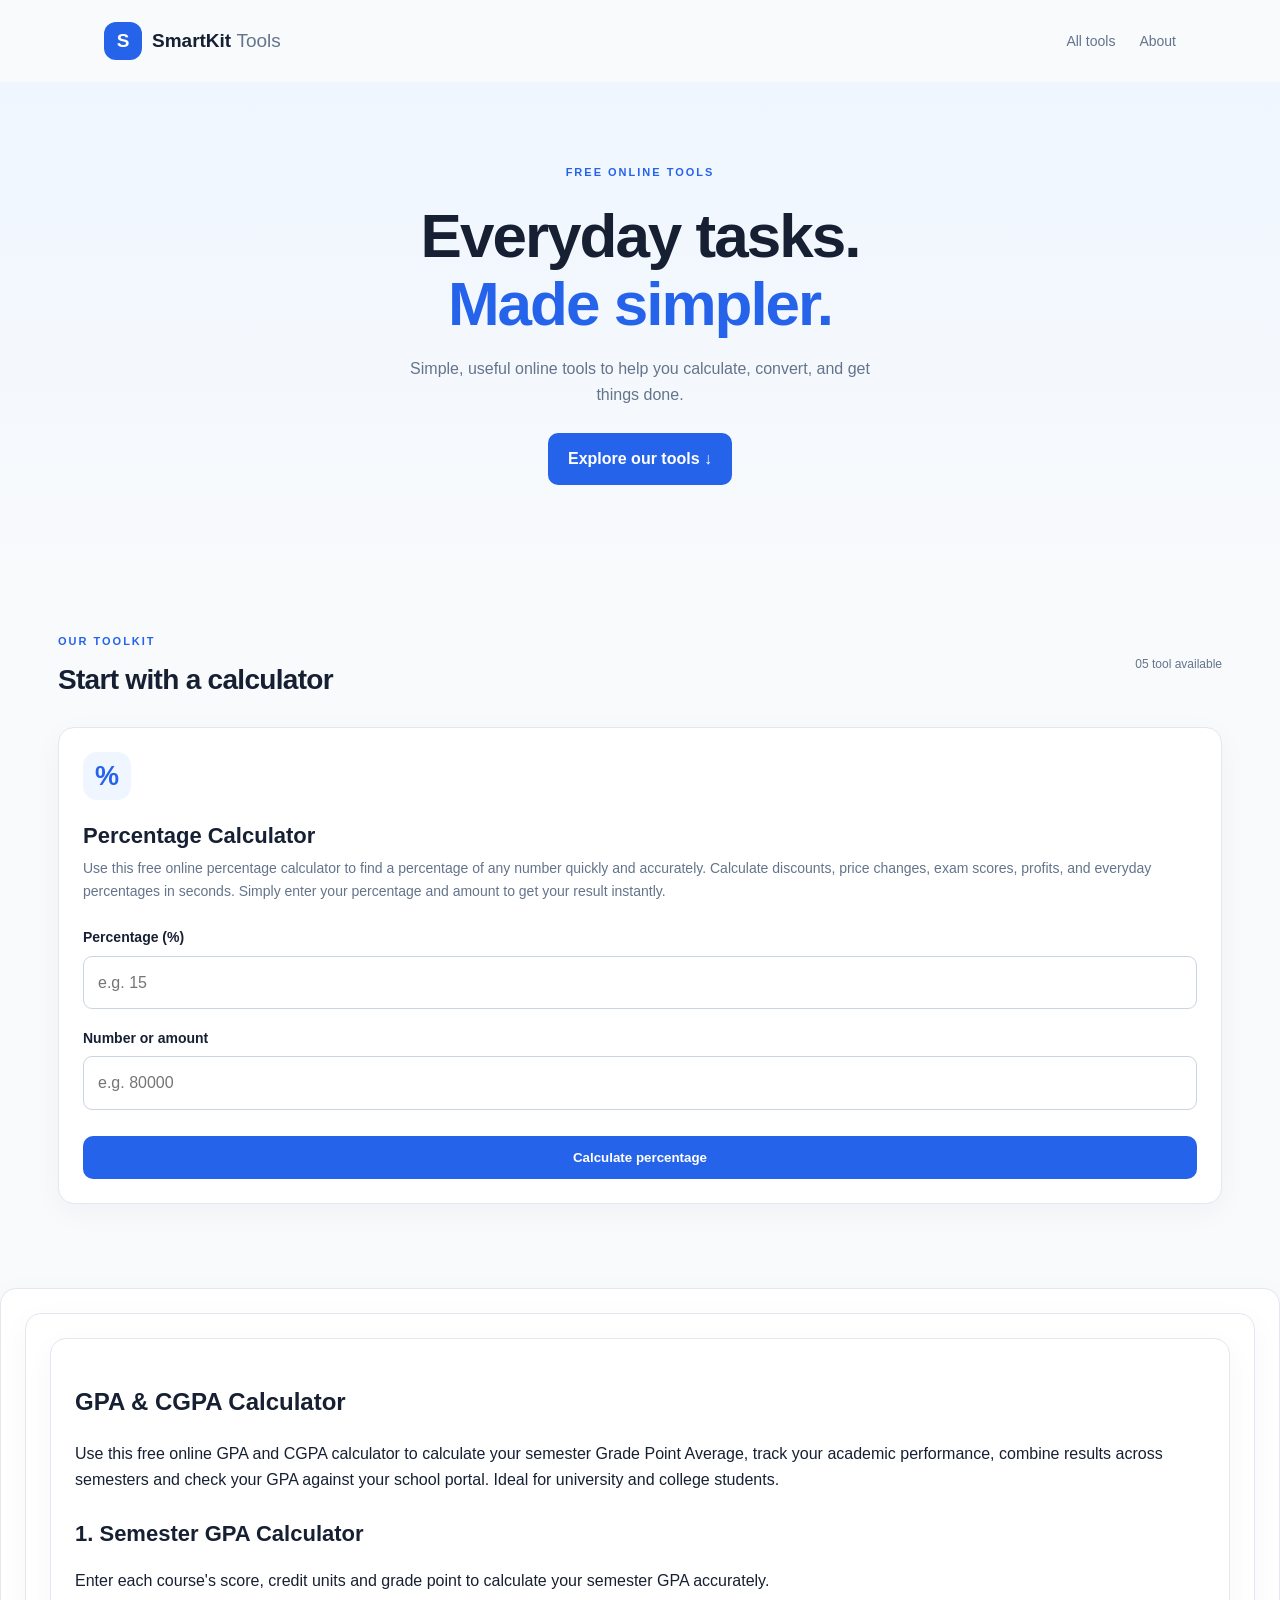
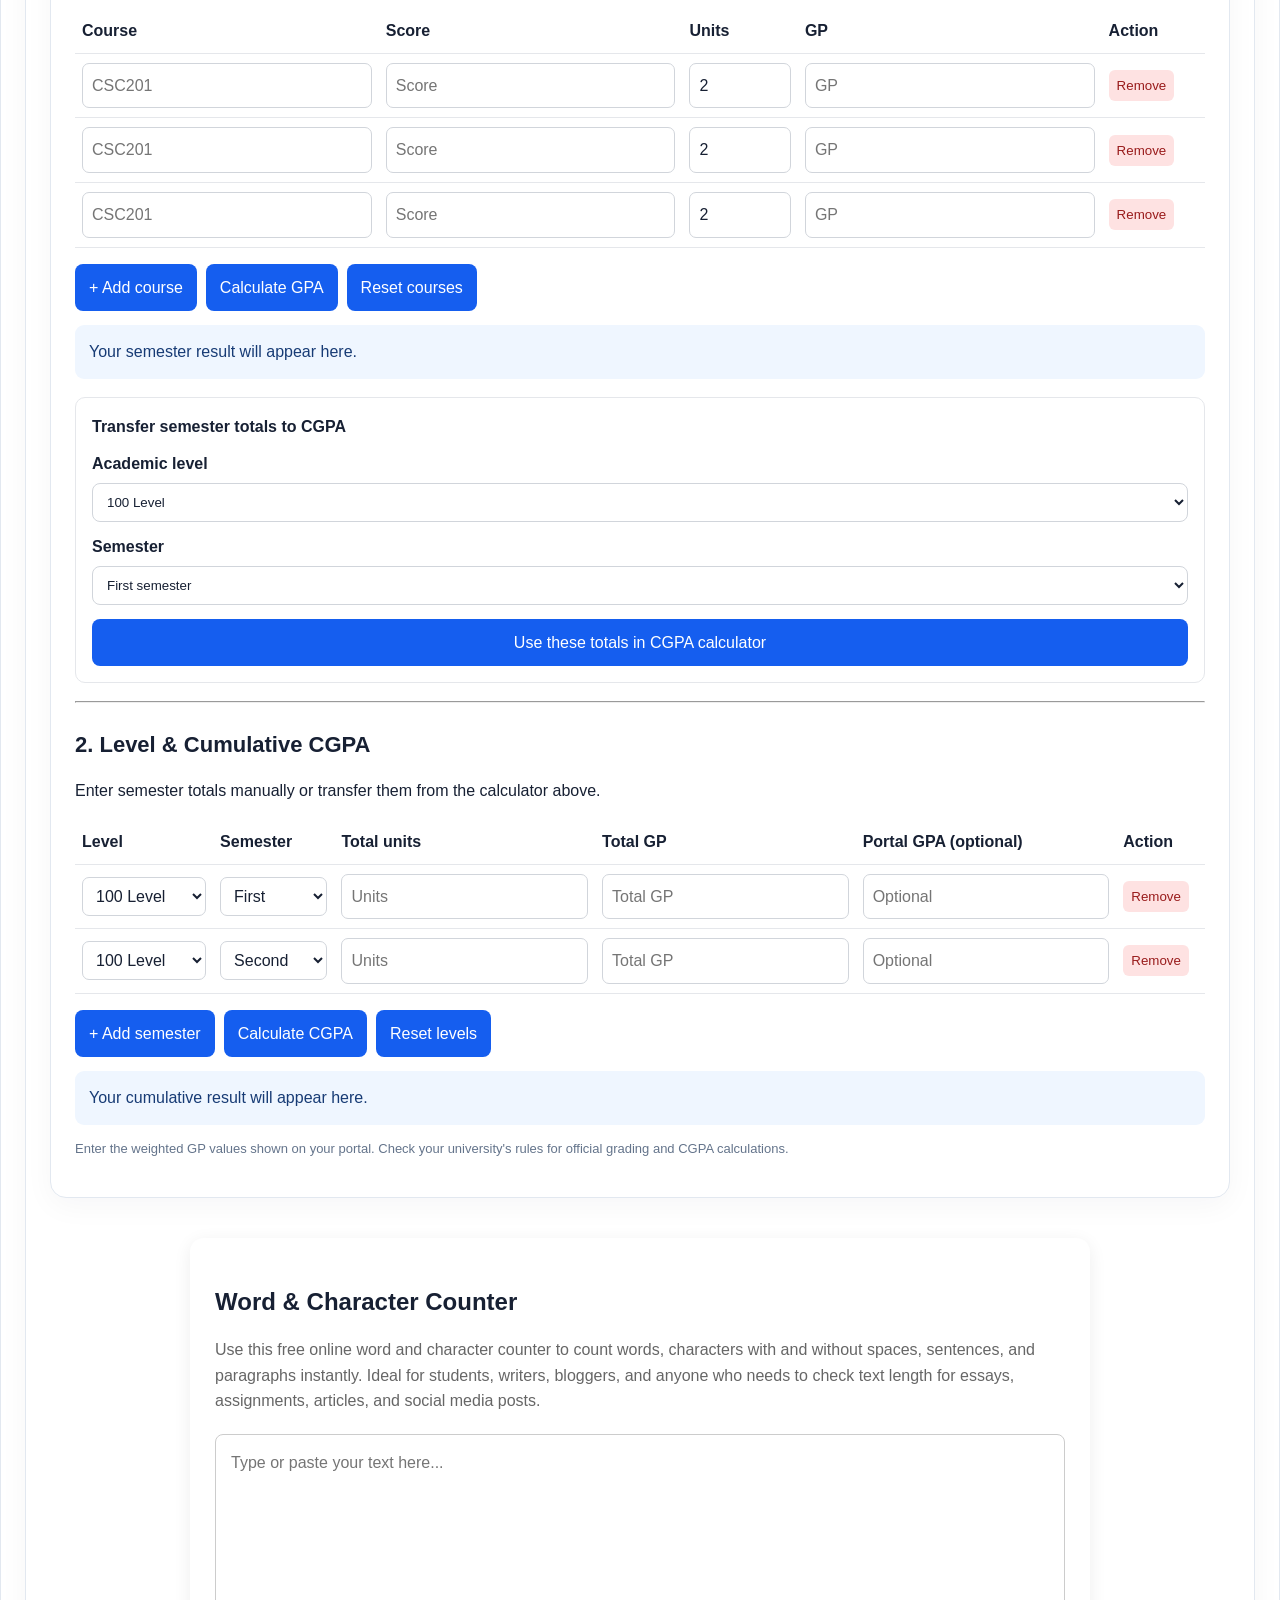
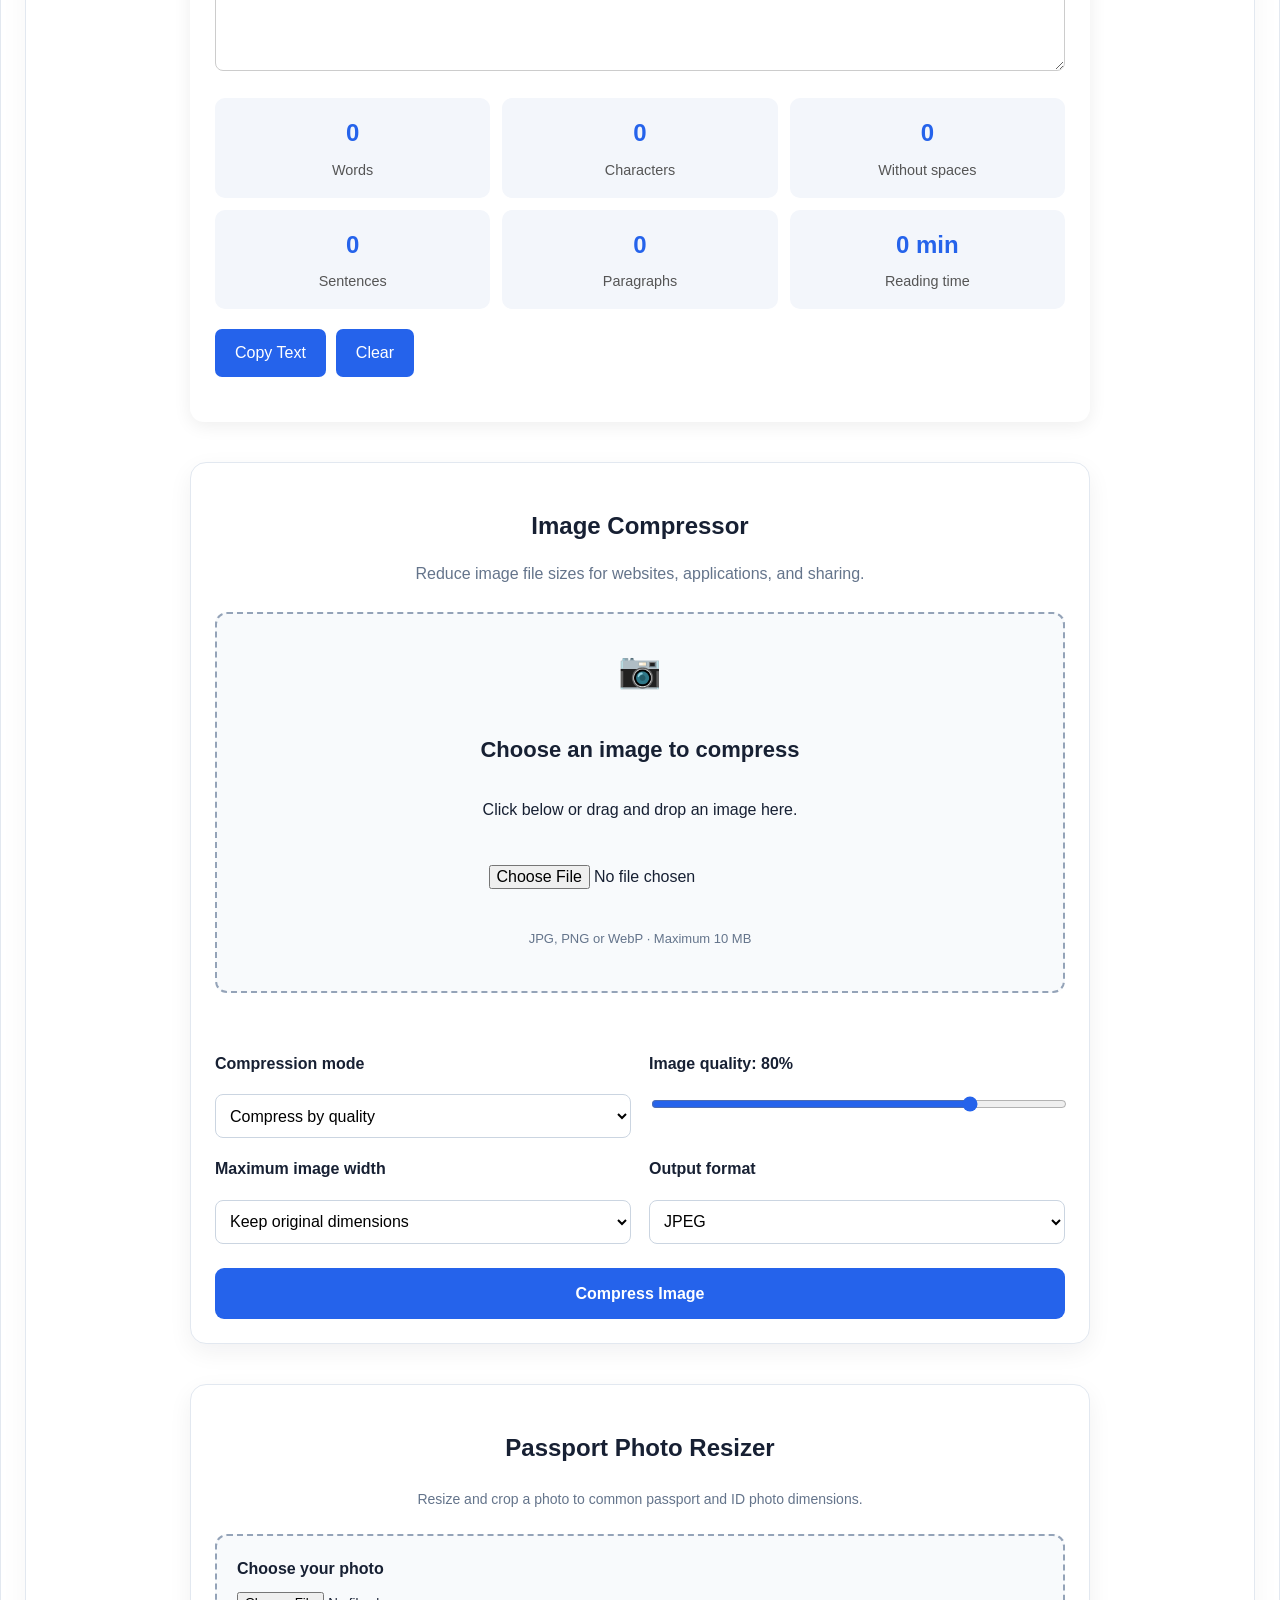
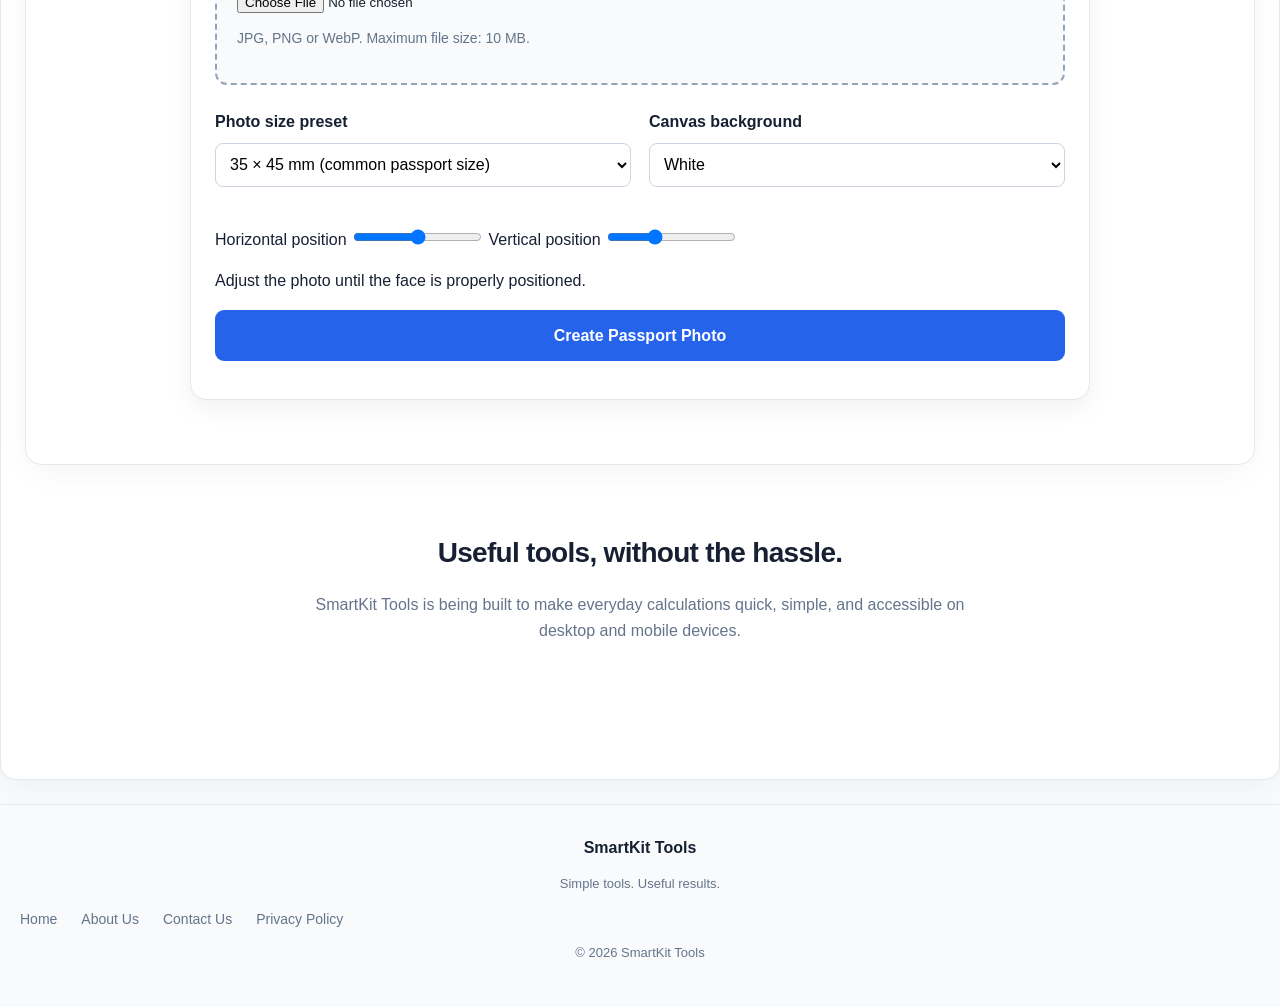
<file: index.html>
<!DOCTYPE html>

<html lang="en">

<head>

  <meta charset="UTF-8">

  <meta name="viewport" content="width=device-width, initial-scale=1.0">
  <meta name="google-adsense-account" content="ca-pub-8151266930333492">



  <title>SmartKit Tools - Free Online Calculators & Image Tools</title>

<meta name="description" content="Use free online tools from SmartKit Tools, including a GPA and CGPA calculator, percentage calculator, word counter, image compressor, and passport photo resizer.">
<meta name="google-site-verification" content="QT_mMy1HmHp5dIPPXbp9_oHq74lhtWG_S5eoioUg7B4" />

<meta name="robots" content="index, follow">

<meta name="theme-color" content="#2563eb">

  <link rel="stylesheet" href="style.css">

  <script src="script.js" defer></script>

</head>

<body>

  <header class="site-header">

    <a class="brand" href="index.html" aria-label="SmartKit Tools home">

      <span class="brand-icon">S</span>

      <span>SmartKit <span class="brand-light">Tools</span></span>

    </a>

    <nav aria-label="Main navigation">

      <a href="#tools">All tools</a>

      <a href="#about">About</a>

    </nav>

  </header>

  <main>

    <section class="hero">

      <span class="eyebrow">FREE ONLINE TOOLS</span>

      <h1>Everyday tasks.<br><span>Made simpler.</span></h1>

      <p>

        Simple, useful online tools to help you calculate,

        convert, and get things done.

      </p>

      <a class="primary-button" href="#tools">Explore our tools ↓</a>

    </section>

    <section class="tools-section" id="tools">

      <div class="section-heading">

        <div>

          <span class="eyebrow">OUR TOOLKIT</span>

          <h2>Start with a calculator</h2>

        </div>

        <span class="tool-count">05 tool available</span>

      </div>

      <div class="tool-card">

        <div class="tool-icon" aria-hidden="true">%</div>

        <h3>Percentage Calculator</h3>

        <p class="tool-description">

  Use this free online percentage calculator to find a percentage

  of any number quickly and accurately. Calculate discounts,

  price changes, exam scores, profits, and everyday percentages

  in seconds. Simply enter your percentage and amount to get

  your result instantly.

</p>

        <form id="percentage-form">

          <div class="field">

            <label for="percentage">Percentage (%)</label>

            <input

              id="percentage"

              type="number"

              min="0"

              max="1000000"

              step="any"

              placeholder="e.g. 15"

              required

            >

          </div>

          <div class="field">

            <label for="amount">Number or amount</label>

            <input

              id="amount"

              type="number"

              min="-1000000000000"

              max="1000000000000"

              step="any"

              placeholder="e.g. 80000"

              required

            >

          </div>

          <button class="calculate-button" type="submit">

            Calculate percentage

          </button>

        </form>

        <div

          id="result"

          class="result"

          role="status"

          aria-live="polite"

          hidden

        >

          <span class="result-label">Your result</span>

          <output id="result-value"></output>

          <button id="copy-result" class="copy-button" type="button">

            Copy result

          </button>

        </div>

      </div>

    </section>
    <section class="tool-card cgpa-tool" id="cgpa-calculator">

  <section class="tool-card cgpa-tool" id="cgpa-calculator">

<section class="tool-card cgpa-tool" id="cgpa-calculator">

  <h2>GPA & CGPA Calculator</h2>

  <p>

  Use this free online GPA and CGPA calculator to calculate your

  semester Grade Point Average, track your academic performance,

  combine results across semesters and check your GPA against

  your school portal. Ideal for university and college students.

</p>
  <h3>1. Semester GPA Calculator</h3>

  <p>

  Enter each course's score, credit units and grade point to

  calculate your semester GPA accurately.

</p>

  <div class="cgpa-table-wrap">

    <table class="cgpa-table">

      <thead>

        <tr>

          <th>Course</th>

          <th>Score</th>

          <th>Units</th>

          <th>GP</th>

          <th>Action</th>

        </tr>

      </thead>

      <tbody id="semester-courses"></tbody>

    </table>

  </div>

  <div class="cgpa-actions">

    <button type="button" id="add-course">+ Add course</button>

    <button type="button" id="calculate-semester">Calculate GPA</button>

    <button type="button" id="reset-semester">Reset courses</button>

  </div>

  <div class="cgpa-result" id="semester-result" aria-live="polite">

    Your semester result will appear here.

  </div>

  <div class="cgpa-transfer">

    <h4>Transfer semester totals to CGPA</h4>

    <label for="transfer-level">Academic level</label>

    <select id="transfer-level">

      <option value="100">100 Level</option>

      <option value="200">200 Level</option>

      <option value="300">300 Level</option>

      <option value="400">400 Level</option>

      <option value="500">500 Level</option>

      <option value="600">600 Level</option>

      <option value="700">700 Level</option>

    </select>

    <label for="transfer-semester">Semester</label>

    <select id="transfer-semester">

      <option value="1">First semester</option>

      <option value="2">Second semester</option>

    </select>

    <button type="button" id="transfer-totals">

      Use these totals in CGPA calculator

    </button>

  </div>

  <hr>

  <h3>2. Level & Cumulative CGPA</h3>

  <p>Enter semester totals manually or transfer them from the calculator above.</p>

  <div class="cgpa-table-wrap">

    <table class="cgpa-table">

      <thead>

        <tr>

          <th>Level</th>

          <th>Semester</th>

          <th>Total units</th>

          <th>Total GP</th>

          <th>Portal GPA (optional)</th>

          <th>Action</th>

        </tr>

      </thead>

      <tbody id="cgpa-semesters"></tbody>

    </table>

  </div>

  <div class="cgpa-actions">

    <button type="button" id="cgpa-add-semester">+ Add semester</button>

    <button type="button" id="cgpa-calculate">Calculate CGPA</button>

    <button type="button" id="cgpa-reset">Reset levels</button>

  </div>

  <div class="cgpa-result" id="cgpa-result" aria-live="polite">

    Your cumulative result will appear here.

  </div>

  <div id="cgpa-level-results"></div>

  <p class="cgpa-note">

    Enter the weighted GP values shown on your portal. Check your university's rules

    for official grading and CGPA calculations.

  </p>

</section>
<!-- Word & Character Counter -->

<section class="tool-section word-counter" id="word-counter">

  <h2>Word & Character Counter</h2>

  <p>

  Use this free online word and character counter to count words,

  characters with and without spaces, sentences, and paragraphs

  instantly. Ideal for students, writers, bloggers, and anyone

  who needs to check text length for essays, assignments,

  articles, and social media posts.

</p>

  <textarea

    id="word-input"

    placeholder="Type or paste your text here..."

    rows="8"

    aria-label="Enter text to count"

  ></textarea>

  <div class="word-stats">

    <div class="word-stat">

      <span id="word-count">0</span>

      <p>Words</p>

    </div>

    <div class="word-stat">

      <span id="character-count">0</span>

      <p>Characters</p>

    </div>

    <div class="word-stat">

      <span id="character-no-spaces">0</span>

      <p>Without spaces</p>

    </div>

    <div class="word-stat">

      <span id="sentence-count">0</span>

      <p>Sentences</p>

    </div>

    <div class="word-stat">

      <span id="paragraph-count">0</span>

      <p>Paragraphs</p>

    </div>

    <div class="word-stat">

      <span id="reading-time">0 min</span>

      <p>Reading time</p>

    </div>

  </div>

  <div class="word-actions">

    <button type="button" id="copy-text">Copy Text</button>

    <button type="button" id="clear-text">Clear</button>

  </div>

  <p id="word-message" role="status" aria-live="polite"></p>

</section>
<section id="image-compressor" class="image-compressor">

    <div class="compressor-heading">

        <h2>Image Compressor</h2>

        <p>Reduce image file sizes for websites, applications, and sharing.</p>

    </div>

    <div id="image-drop-area" class="image-upload">

        <div class="upload-icon">📷</div>

        <h3>Choose an image to compress</h3>

        <p>Click below or drag and drop an image here.</p>

        <input

            type="file"

            id="image-file"

            accept="image/jpeg,image/png,image/webp"

        />

        <p class="upload-limit">JPG, PNG or WebP · Maximum 10 MB</p>

    </div>

    <p id="image-message" class="image-message" role="status" aria-live="polite"></p>

    <div class="compressor-settings">

        <div class="compressor-field">

            <label for="compression-mode">Compression mode</label>

            <select id="compression-mode">

                <option value="quality">Compress by quality</option>

                <option value="target">Compress to target size</option>

            </select>

        </div>

        <div id="target-size-options" class="compressor-field" hidden>

            <label for="target-size-value">Target maximum size</label>

            <select id="target-size-value">

                <option value="20">20 KB</option>

                <option value="50">50 KB</option>

                <option value="100" selected>100 KB</option>

                <option value="200">200 KB</option>

                <option value="500">500 KB</option>

                <option value="custom">Custom size</option>

            </select>

            <div id="custom-size-container" hidden>

                <label for="custom-target-kb">Custom size in KB</label>

                <input

                    type="number"

                    id="custom-target-kb"

                    min="5"

                    max="10000"

                    value="100"

                />

            </div>

            <p class="field-note">

                The compressor will try to meet your target.

                Very small targets may not be possible without reducing image dimensions.

            </p>

        </div>

        <div class="compressor-field">

            <label for="image-quality">

                Image quality: <span id="quality-value">80%</span>

            </label>

            <input

                type="range"

                id="image-quality"

                min="10"

                max="100"

                value="80"

            />

        </div>

        <div class="compressor-field">

            <label for="image-width">Maximum image width</label>

            <select id="image-width">

                <option value="original">Keep original dimensions</option>

                <option value="1920">1920 pixels</option>

                <option value="1280">1280 pixels</option>

                <option value="800">800 pixels</option>

                <option value="640">640 pixels</option>

            </select>

        </div>

        <div class="compressor-field">

            <label for="image-format">Output format</label>

            <select id="image-format">

                <option value="image/jpeg">JPEG</option>

                <option value="image/webp">WebP</option>

                <option value="image/png">PNG</option>

            </select>

        </div>

    </div>

    <button type="button" id="compress-image-btn" class="compress-button">

        Compress Image

    </button>

    <div id="image-results" class="image-results" hidden>

        <h3>Your compression results</h3>

        <div class="image-preview-grid">

            <div class="preview-card">

                <h4>Original image</h4>

                <img id="original-preview" alt="Original image preview" />

                <p id="original-details">—</p>

            </div>

            <div class="preview-card">

                <h4>Compressed image</h4>

                <img id="compressed-preview" alt="Compressed image preview" />

                <p id="compressed-details">—</p>

            </div>

        </div>

        <div class="compression-summary">

            <p>Original size: <strong id="original-size">—</strong></p>

            <p>New size: <strong id="compressed-size">—</strong></p>

            <p>Size change: <strong id="size-change">—</strong></p>

        </div>

        <a id="download-compressed" class="download-compressed" href="#" download>

            Download Compressed Image

        </a>

    </div>

</section>
<section id="passport-resizer" class="passport-tool">

    <div class="passport-heading">

        <h2>Passport Photo Resizer</h2>

        <p>Resize and crop a photo to common passport and ID photo dimensions.</p>

    </div>

    <div class="passport-upload">

        <label for="passport-file">Choose your photo</label>

        <input

            type="file"

            id="passport-file"

            accept="image/jpeg,image/png,image/webp"

        />

        <p class="passport-note">JPG, PNG or WebP. Maximum file size: 10 MB.</p>

    </div>

    <div class="passport-controls">

        <div>

            <label for="passport-preset">Photo size preset</label>

            <select id="passport-preset">

                <option value="35x45">35 × 45 mm (common passport size)</option>

                <option value="2x2">2 × 2 inches (US-style photo)</option>

                <option value="600x600">600 × 600 pixels (square photo)</option>

                <option value="custom">Custom dimensions</option>

            </select>

        </div>

        <div id="passport-custom-fields" hidden>

            <label for="passport-custom-width">Width in pixels</label>

            <input

                type="number"

                id="passport-custom-width"

                min="50"

                max="3000"

                value="413"

            />

            <label for="passport-custom-height">Height in pixels</label>

            <input

                type="number"

                id="passport-custom-height"

                min="50"

                max="3000"

                value="531"

            />

        </div>

        <div>

            <label for="passport-background">Canvas background</label>

            <select id="passport-background">

                <option value="white">White</option>

                <option value="lightgray">Light gray</option>

                <option value="keep">Keep photo background</option>

            </select>

        </div>

    </div>

    <button type="button" id="passport-preview-btn" class="passport-button">

        Create Passport Photo

    </button>

    <p id="passport-message" class="passport-message" role="status" aria-live="polite"></p>

    <div id="passport-results" class="passport-results" hidden>

        <h3>Your resized photo</h3>

        <canvas id="passport-canvas"></canvas>

        <p id="passport-dimensions"></p>

        <p class="passport-note">

            This tool crops from the center of your photo. Check the crop carefully

            and make sure your photo meets the requirements of the organisation

            you're applying to.

        </p>

        <button type="button" id="passport-download" class="passport-button">

            Download Passport Photo

        </button>

    </div>

</section>
</section>

    <section class="about-section" id="about">

      <h2>Useful tools, without the hassle.</h2>

      <p>

        SmartKit Tools is being built to make everyday calculations

        quick, simple, and accessible on desktop and mobile devices.

      </p>

    </section>

  </main>

 <footer class="site-footer">

  <a class="brand footer-brand" href="index.html">SmartKit Tools</a>

  <p>Simple tools. Useful results.</p>

  <nav class="footer-links">

    <a href="index.html">Home</a>

    <a href="about.html">About Us</a>

    <a href="contact.html">Contact Us</a>

    <a href="privacy.html">Privacy Policy</a>

  </nav>

  <p>© <span id="year"></span> SmartKit Tools</p>

</footer>

</body>

</html>
</file>
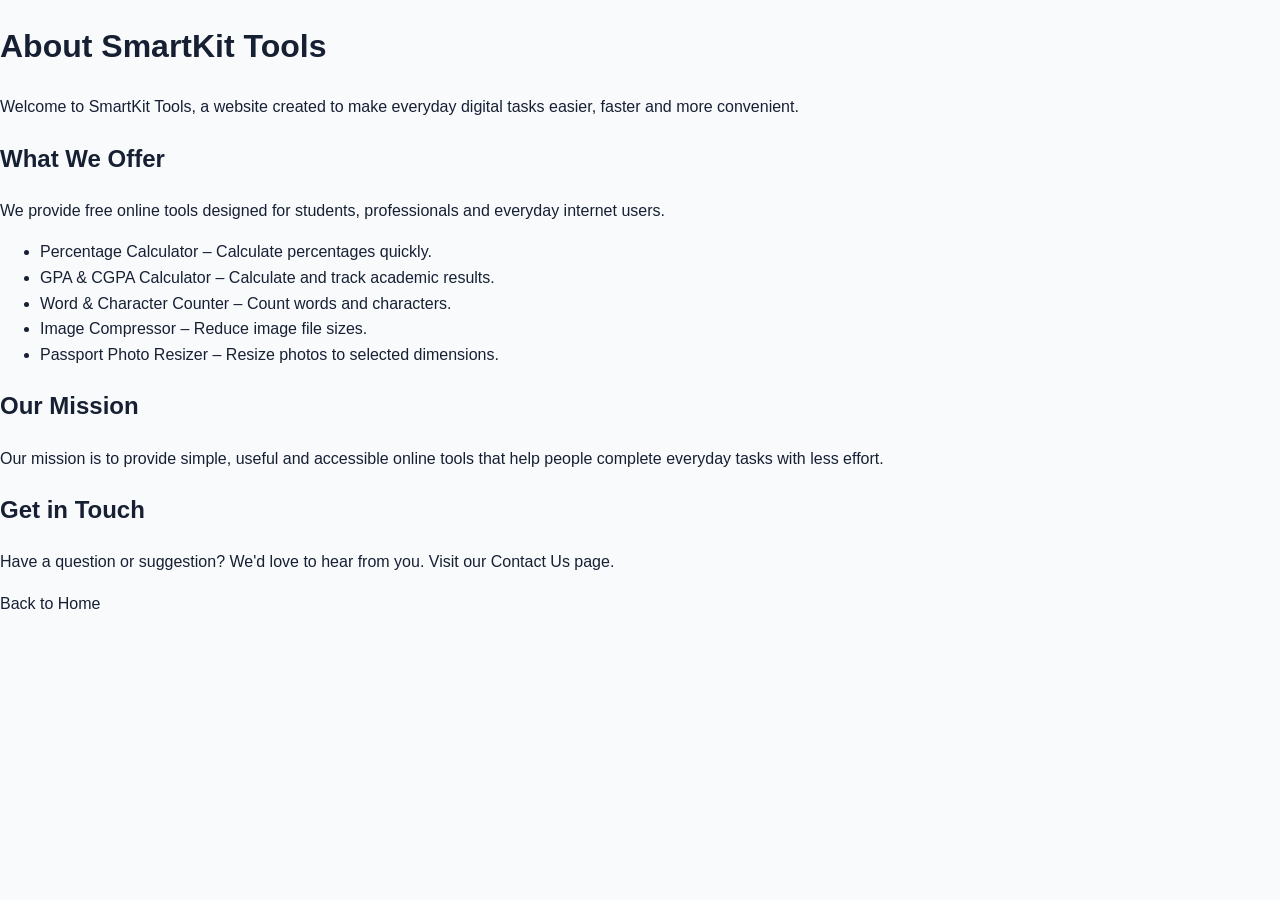
<file: about.html>
<!DOCTYPE html>

<html lang="en">

<head>

  <meta charset="UTF-8">

  <meta name="viewport" content="width=device-width, initial-scale=1.0">

  <title>About Us | SmartKit Tools</title>

  <meta name="description" content="Learn about SmartKit Tools, a collection of free online calculators and image utilities designed to make everyday tasks easier.">

  <link rel="stylesheet" href="style.css">

</head>

<body>

  <main>

    <h1>About SmartKit Tools</h1>

    <p>

      Welcome to SmartKit Tools, a website created to make

      everyday digital tasks easier, faster and more convenient.

    </p>

    <h2>What We Offer</h2>

    <p>

      We provide free online tools designed for students,

      professionals and everyday internet users.

    </p>

    <ul>

      <li>Percentage Calculator – Calculate percentages quickly.</li>

      <li>GPA & CGPA Calculator – Calculate and track academic results.</li>

      <li>Word & Character Counter – Count words and characters.</li>

      <li>Image Compressor – Reduce image file sizes.</li>

      <li>Passport Photo Resizer – Resize photos to selected dimensions.</li>

    </ul>

    <h2>Our Mission</h2>

    <p>

      Our mission is to provide simple, useful and accessible

      online tools that help people complete everyday tasks

      with less effort.

    </p>

    <h2>Get in Touch</h2>

    <p>

      Have a question or suggestion? We'd love to hear from you.

      Visit our <a href="contact.html">Contact Us</a> page.

    </p>

    <p><a href="index.html">Back to Home</a></p>

  </main>

</body>

</html>
</file>
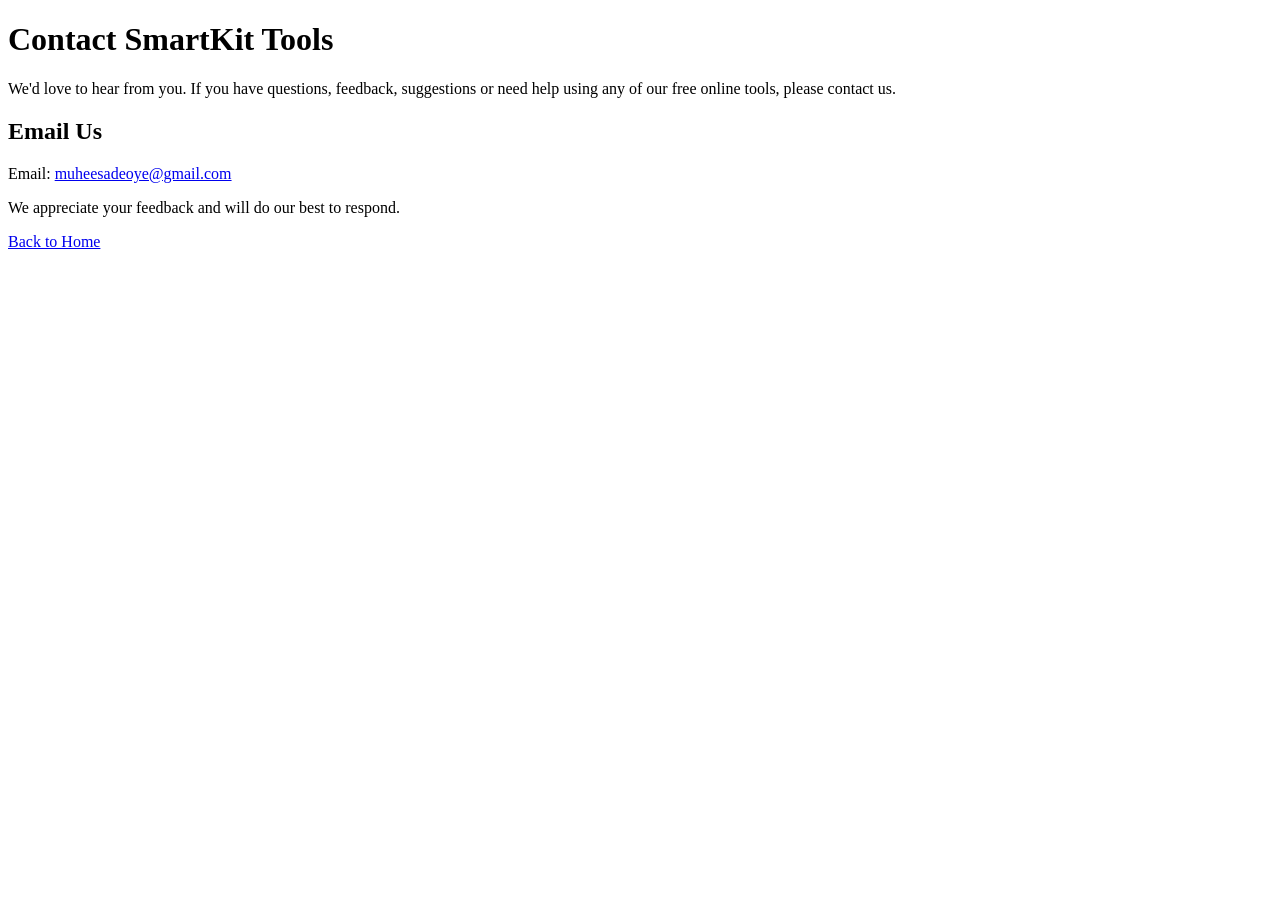
<file: contact.html>
<!DOCTYPE html>

<html lang="en">

<head>

  <meta charset="UTF-8">

  <meta name="viewport" content="width=device-width, initial-scale=1.0">

  <title>Contact Us | SmartKit Tools</title>

  <meta name="description" content="Contact SmartKit Tools for questions, feedback, suggestions or support.">

</head>

<body>

  <h1>Contact SmartKit Tools</h1>

  <p>

    We'd love to hear from you. If you have questions,

    feedback, suggestions or need help using any of our

    free online tools, please contact us.

  </p>

  <h2>Email Us</h2>

  <p>

    Email:

    <a href="mailto:muheesadeoye@gmail.com">

      muheesadeoye@gmail.com

    </a>

  </p>

  <p>We appreciate your feedback and will do our best to respond.</p>

  <p><a href="index.html">Back to Home</a></p>

</body>

</html>
</file>
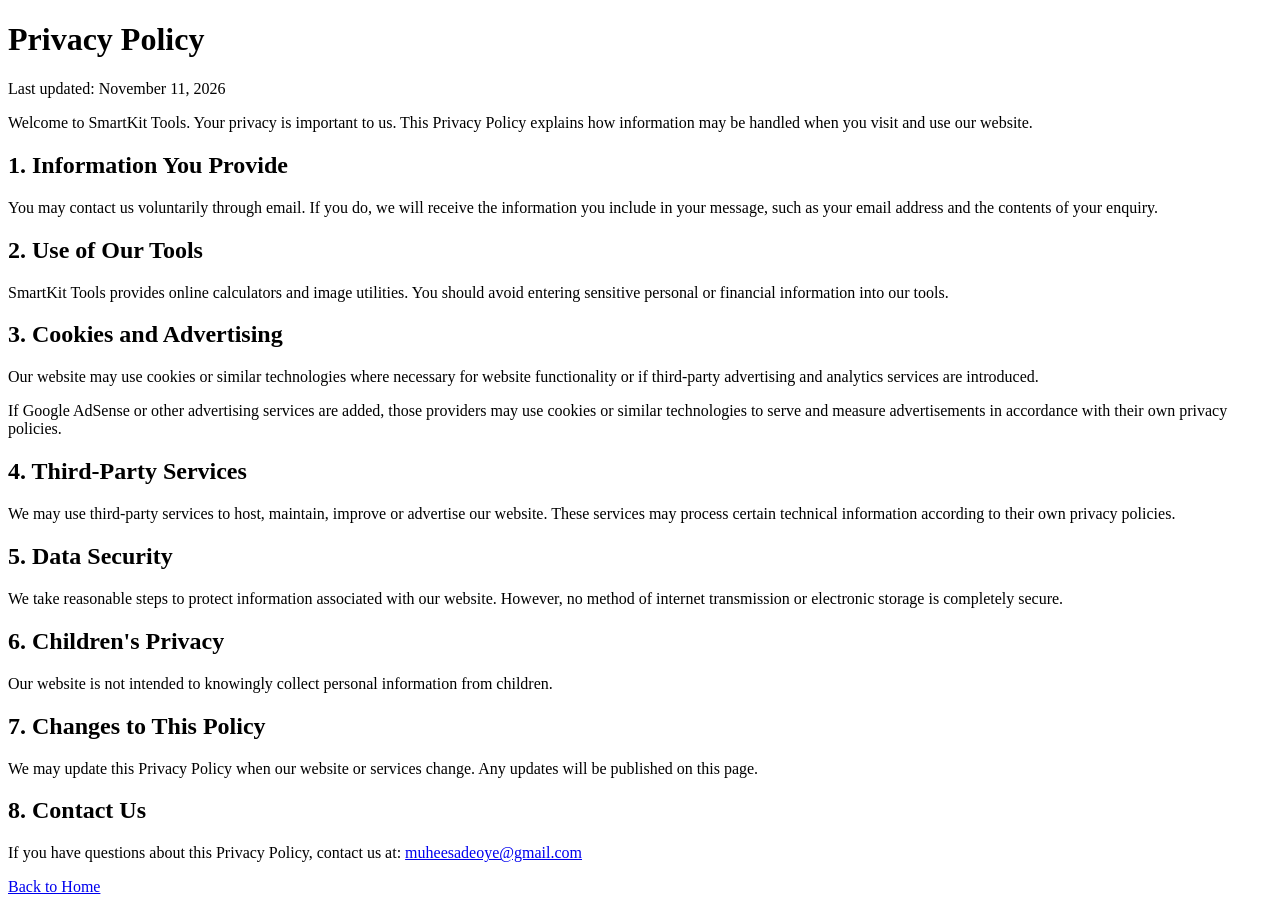
<file: privacy.html>
<!DOCTYPE html>

<html lang="en">

<head>

  <meta charset="UTF-8">

  <meta name="viewport" content="width=device-width, initial-scale=1.0">

  <title>Privacy Policy | SmartKit Tools</title>

  <meta name="description" content="Read the SmartKit Tools Privacy Policy to understand how visitor information, cookies and third-party services are handled.">

</head>

<body>

  <h1>Privacy Policy</h1>

  <p>Last updated: November 11, 2026</p>

  <p>

    Welcome to SmartKit Tools. Your privacy is important to us.

    This Privacy Policy explains how information may be handled

    when you visit and use our website.

  </p>

  <h2>1. Information You Provide</h2>

  <p>

    You may contact us voluntarily through email. If you do,

    we will receive the information you include in your message,

    such as your email address and the contents of your enquiry.

  </p>

  <h2>2. Use of Our Tools</h2>

  <p>

    SmartKit Tools provides online calculators and image utilities.

    You should avoid entering sensitive personal or financial

    information into our tools.

  </p>

  <h2>3. Cookies and Advertising</h2>

  <p>

    Our website may use cookies or similar technologies where

    necessary for website functionality or if third-party

    advertising and analytics services are introduced.

  </p>

  <p>

    If Google AdSense or other advertising services are added,

    those providers may use cookies or similar technologies

    to serve and measure advertisements in accordance with

    their own privacy policies.

  </p>

  <h2>4. Third-Party Services</h2>

  <p>

    We may use third-party services to host, maintain, improve

    or advertise our website. These services may process certain

    technical information according to their own privacy policies.

  </p>

  <h2>5. Data Security</h2>

  <p>

    We take reasonable steps to protect information associated

    with our website. However, no method of internet transmission

    or electronic storage is completely secure.

  </p>

  <h2>6. Children's Privacy</h2>

  <p>

    Our website is not intended to knowingly collect personal

    information from children.

  </p>

  <h2>7. Changes to This Policy</h2>

  <p>

    We may update this Privacy Policy when our website or services

    change. Any updates will be published on this page.

  </p>

  <h2>8. Contact Us</h2>

  <p>

    If you have questions about this Privacy Policy, contact us at:

    <a href="mailto:muheesadeoye@gmail.com">

      muheesadeoye@gmail.com

    </a>

  </p>

  <p><a href="index.html">Back to Home</a></p>

</body>

</html>
</file>
<file: style.css>
:root {
--primary: #2563eb;
--primary-dark: #1d4ed8;
--text: #172033;
--muted: #64748b;
--background: #f8fafc;
--surface: #ffffff;
--border: #e2e8f0;
}

* {
box-sizing: border-box;
}

html {
scroll-behavior: smooth;
}

body {
margin: 0;
font-family: Arial, Helvetica, sans-serif;
color: var(--text);
background: var(--background);
line-height: 1.6;
}

a {
color: inherit;
text-decoration: none;
}

.site-header {
max-width: 1120px;
margin: auto;
padding: 22px 24px;
display: flex;
align-items: center;
justify-content: space-between;
gap: 20px;
}

.brand {
display: inline-flex;
align-items: center;
gap: 10px;
font-size: 19px;
font-weight: 800;
}

.brand-icon {
display: grid;
place-items: center;
width: 38px;
height: 38px;
color: white;
background: var(--primary);
border-radius: 12px;
}

.brand-light {
font-weight: 400;
color: var(--muted);
}

nav {
display: flex;
gap: 24px;
color: var(--muted);
font-size: 14px;
}

nav a:hover {
color: var(--primary);
}

.hero {
text-align: center;
padding: 76px 24px 82px;
background: linear-gradient(180deg, #eff6ff, var(--background));
}

.eyebrow {
color: var(--primary);
font-size: 11px;
font-weight: 800;
letter-spacing: 2px;
}

.hero h1 {
margin: 18px 0;
font-size: clamp(38px, 6vw, 62px);
line-height: 1.1;
letter-spacing: -2px;
}

.hero h1 span {
color: var(--primary);
}

.hero p {
max-width: 500px;
margin: 0 auto 26px;
color: var(--muted);
}

.primary-button,
.calculate-button {
display: inline-block;
border: 0;
border-radius: 10px;
background: var(--primary);
color: white;
font-weight: 700;
cursor: pointer;
transition: background 0.2s, transform 0.2s;
}

.primary-button {
padding: 13px 20px;
}

.calculate-button {
width: 100%;
padding: 14px;
margin-top: 8px;
}

.primary-button:hover,
.calculate-button:hover {
background: var(--primary-dark);
}

.primary-button:active,
.calculate-button:active {
transform: translateY(1px);
}

.tools-section {
max-width: 920px;
margin: auto;
padding: 60px 24px;
}

.section-heading {
display: flex;
justify-content: space-between;
align-items: end;
gap: 16px;
margin-bottom: 24px;
}

.section-heading h2,
.about-section h2 {
margin: 6px 0 0;
font-size: 28px;
letter-spacing: -0.7px;
}

.tool-count {
color: var(--muted);
font-size: 12px;
}

.tool-card {
max-width: 520px;
padding: 30px;
background: var(--surface);
border: 1px solid var(--border);
border-radius: 18px;
box-shadow: 0 8px 30px rgb(15 23 42 / 4%);
}

.tool-icon {
display: grid;
place-items: center;
width: 48px;
height: 48px;
color: var(--primary);
background: #eff6ff;
border-radius: 14px;
font-size: 27px;
font-weight: 800;
}

.tool-card h3 {
margin: 18px 0 4px;
font-size: 22px;
}

.tool-description {
margin: 0 0 24px;
color: var(--muted);
font-size: 14px;
}

.field {
margin-bottom: 18px;
}

.field label {
display: block;
margin-bottom: 7px;
font-size: 14px;
font-weight: 700;
}

.field input {
display: block;
width: 100%;
padding: 13px 14px;
border: 1px solid #cbd5e1;
border-radius: 9px;
background: white;
color: var(--text);
font: inherit;
outline: none;
}

.field input:focus {
border-color: var(--primary);
box-shadow: 0 0 0 3px rgb(37 99 235 / 12%);
}

button:focus-visible,
a:focus-visible {
outline: 3px solid #93c5fd;
outline-offset: 3px;
}

.result {
margin-top: 22px;
padding: 18px;
border-radius: 12px;
background: #eff6ff;
overflow-wrap: anywhere;
}

.result-label {
display: block;
color: var(--muted);
font-size: 13px;
}

#result-value {
display: block;
margin: 5px 0 12px;
color: var(--primary-dark);
font-size: 30px;
font-weight: 800;
}

.copy-button {
padding: 9px 13px;
border: 1px solid #bfdbfe;
border-radius: 8px;
background: white;
color: var(--primary-dark);
font-weight: 700;
cursor: pointer;
}

.about-section {
max-width: 700px;
margin: 0 auto 60px;
padding: 36px 24px;
text-align: center;
}

.about-section p {
color: var(--muted);
}

.site-footer {
padding: 30px 20px;
text-align: center;
border-top: 1px solid var(--border);
color: var(--muted);
font-size: 13px;
}

.footer-brand {
color: var(--text);
font-size: 16px;
}

@media (max-width: 600px) {
.site-header {
padding: 18px;
}

nav {
gap: 12px;
font-size: 13px;
}

.hero {
padding: 58px 20px;
}

.hero h1 {
letter-spacing: -1.5px;
}

.tools-section {
padding: 42px 18px;
}

.section-heading {
align-items: start;
flex-direction: column;
}

.tool-card {
padding: 22px;
}
}
/* Integrated GPA and CGPA calculator */
.cgpa-tool h3 {
margin-top: 24px;
}

.cgpa-tool h4 {
margin: 0 0 12px;
}

.cgpa-tool .cgpa-table-wrap {
width: 100%;
overflow-x: auto;
margin: 16px 0;
}

.cgpa-tool .cgpa-table {
width: 100%;
min-width: 580px;
border-collapse: collapse;
}

.cgpa-tool .cgpa-table th,
.cgpa-tool .cgpa-table td {
padding: 9px 7px;
border-bottom: 1px solid #e5e7eb;
text-align: left;
}

.cgpa-tool .cgpa-table input,
.cgpa-tool .cgpa-table select {
box-sizing: border-box;
width: 100%;
min-width: 75px;
padding: 9px;
border: 1px solid #d1d5db;
border-radius: 7px;
background: #fff;
color: #172033;
font: inherit;
}

.cgpa-tool .cgpa-actions {
display: flex;
flex-wrap: wrap;
gap: 9px;
margin: 14px 0;
}

.cgpa-tool .cgpa-actions button,
.cgpa-transfer button {
padding: 11px 14px;
border: 0;
border-radius: 8px;
background: #155eef;
color: #fff;
font: inherit;
cursor: pointer;
}

.cgpa-tool .cgpa-table button {
padding: 8px;
border: 0;
border-radius: 6px;
background: #fee2e2;
color: #991b1b;
cursor: pointer;
}

.cgpa-transfer {
margin: 18px 0;
padding: 16px;
border: 1px solid #e5e7eb;
border-radius: 10px;
}

.cgpa-transfer label {
display: block;
margin: 12px 0 6px;
font-weight: 600;
}

.cgpa-transfer select {
box-sizing: border-box;
width: 100%;
padding: 10px;
border: 1px solid #d1d5db;
border-radius: 8px;
background: #fff;
color: #172033;
}

.cgpa-transfer button {
width: 100%;
margin-top: 14px;
}

.cgpa-tool .cgpa-result {
margin-top: 14px;
padding: 14px;
border-radius: 9px;
background: #eff6ff;
color: #173b75;
line-height: 1.6;
overflow-wrap: anywhere;
}

.cgpa-tool .cgpa-note {
margin-top: 14px;
color: #64748b;
font-size: 13px;
line-height: 1.6;
}

@media (max-width: 480px) {
.cgpa-tool .cgpa-actions button {
flex: 1 1 40%;
}
}
/* Word & Character Counter */
.word-counter {
max-width: 900px;
margin: 40px auto;
padding: 25px;
background: #ffffff;
border-radius: 14px;
box-shadow: 0 4px 18px rgba(0, 0, 0, 0.07);
}

.word-counter h2 {
margin-bottom: 10px;
}

.word-counter > p {
color: #666;
margin-bottom: 20px;
}

#word-input {
width: 100%;
min-height: 180px;
padding: 15px;
border: 1px solid #ccc;
border-radius: 8px;
font: inherit;
resize: vertical;
box-sizing: border-box;
}

#word-input:focus {
outline: 2px solid #2563eb;
border-color: #2563eb;
}

.word-stats {
display: grid;
grid-template-columns: repeat(3, minmax(0, 1fr));
gap: 12px;
margin: 20px 0;
}

.word-stat {
padding: 16px 8px;
text-align: center;
background: #f3f6fb;
border-radius: 10px;
}

.word-stat span {
font-size: 1.5rem;
font-weight: 700;
color: #2563eb;
overflow-wrap: anywhere;
}

.word-stat p {
margin: 6px 0 0;
font-size: 0.9rem;
color: #555;
}

.word-actions {
display: flex;
flex-wrap: wrap;
gap: 10px;
}

.word-actions button {
padding: 11px 20px;
border: none;
border-radius: 7px;
background: #2563eb;
color: white;
cursor: pointer;
font: inherit;
}

.word-actions button:hover {
opacity: 0.88;
}

#word-message {
margin-top: 12px;
font-size: 0.9rem;
}

@media (max-width: 600px) {
.word-counter {
margin: 25px 12px;
padding: 18px;
}

.word-stats {
grid-template-columns: repeat(2, minmax(0, 1fr));
}
}
/* SmartKit Tools — Image Compressor */
.image-compressor {
max-width: 900px;
margin: 40px auto;
padding: 26px;
background: #fff;
border-radius: 14px;
box-shadow: 0 4px 18px rgba(0, 0, 0, 0.07);
}

.image-compressor h2 {
margin-bottom: 10px;
}

.compressor-intro {
color: #666;
line-height: 1.7;
margin-bottom: 22px;
}

.image-upload {
min-height: 170px;
border: 2px dashed #b9cbea;
border-radius: 12px;
background: #f7faff;
display: flex;
flex-direction: column;
align-items: center;
justify-content: center;
gap: 10px;
padding: 20px;
text-align: center;
cursor: pointer;
transition: background 0.2s, border-color 0.2s;
}

.image-upload:hover,
.image-upload.dragging {
background: #edf5ff;
border-color: #2563eb;
}

.upload-symbol {
font-size: 42px;
color: #2563eb;
line-height: 1;
}

.image-upload span:last-of-type,
.image-compressor small {
color: #667085;
font-size: 13px;
}

#image-file {
max-width: 100%;
font: inherit;
}

.image-message {
margin: 12px 0;
color: #344054;
overflow-wrap: anywhere;
}

.compressor-settings {
display: grid;
grid-template-columns: repeat(2, minmax(0, 1fr));
gap: 22px;
margin: 25px 0;
}

.compressor-settings > div {
display: flex;
flex-direction: column;
gap: 10px;
}

.compressor-settings label {
font-weight: 600;
}

.compressor-settings input,
.compressor-settings select {
width: 100%;
box-sizing: border-box;
}

.compressor-settings select {
padding: 12px;
border: 1px solid #d0d5dd;
border-radius: 8px;
background: #fff;
font: inherit;
}

#image-quality {
accent-color: #2563eb;
}

.compress-button,
.download-compressed {
display: block;
width: 100%;
box-sizing: border-box;
padding: 13px 18px;
border: 0;
border-radius: 8px;
background: #2563eb;
color: #fff;
font: inherit;
font-weight: 600;
text-align: center;
text-decoration: none;
cursor: pointer;
}

.compress-button:hover,
.download-compressed:hover {
opacity: 0.9;
}

.compress-button:disabled {
opacity: 0.6;
cursor: wait;
}

.image-preview-grid {
display: grid;
grid-template-columns: repeat(2, minmax(0, 1fr));
gap: 18px;
margin-top: 28px;
}

.preview-card {
min-width: 0;
padding: 14px;
border: 1px solid #e4e7ec;
border-radius: 10px;
}

.preview-card h3 {
margin: 0 0 12px;
}

.preview-card img {
display: block;
width: 100%;
max-height: 300px;
object-fit: contain;
background: #f2f4f7;
border-radius: 8px;
}

.preview-card p {
font-size: 13px;
color: #475467;
overflow-wrap: anywhere;
}

.compression-summary {
margin: 20px 0;
padding: 14px 18px;
background: #f5f8fc;
border-radius: 10px;
}

.compression-summary p {
margin: 8px 0;
}

.download-compressed {
background: #15803d;
}

.image-compressor [hidden] {
display: none !important;
}

@media (max-width: 600px) {
.image-compressor {
margin: 25px 12px;
padding: 18px;
}

.compressor-settings,
.image-preview-grid {
grid-template-columns: 1fr;
}

.image-upload {
min-height: 145px;
}
}
/* Target-size image compression */

.target-size-settings {
margin: 18px 0;
padding: 16px;
border: 1px solid #d9e2ec;
border-radius: 12px;
background: #f8fafc;
}

.target-size-settings label {
display: block;
margin: 12px 0 7px;
font-weight: 600;
}

.target-size-settings select,
.target-size-settings input {
box-sizing: border-box;
width: 100%;
padding: 11px;
border: 1px solid #cbd5e1;
border-radius: 8px;
background: white;
font: inherit;
}

.target-size-note {
margin: 12px 0 0;
color: #64748b;
font-size: 13px;
line-height: 1.5;
}

#custom-size-container[hidden],
#target-size-options[hidden] {
display: none !important;
}
/* SmartKit Tools — Complete Image Compressor */

.image-compressor {
max-width: 900px;
margin: 40px auto;
padding: 24px;
background: #ffffff;
border: 1px solid #e2e8f0;
border-radius: 16px;
box-shadow: 0 8px 24px rgba(15, 23, 42, 0.06);
}

.compressor-heading {
text-align: center;
margin-bottom: 25px;
}

.compressor-heading h2 {
margin-bottom: 8px;
}

.compressor-heading p,
.upload-limit,
.field-note {
color: #64748b;
line-height: 1.6;
}

.image-upload {
padding: 28px 16px;
border: 2px dashed #94a3b8;
border-radius: 12px;
text-align: center;
background: #f8fafc;
transition: border-color 0.2s, background 0.2s;
}

.image-upload.drag-over {
border-color: #2563eb;
background: #eff6ff;
}

.upload-icon {
font-size: 35px;
}

.image-upload input[type="file"] {
display: block;
max-width: 100%;
margin: 16px auto;
}

.upload-limit {
font-size: 13px;
}

.image-message {
min-height: 20px;
margin: 14px 0;
line-height: 1.5;
overflow-wrap: anywhere;
}

.compressor-settings {
display: grid;
grid-template-columns: repeat(2, minmax(0, 1fr));
gap: 18px;
margin: 24px 0;
}

.compressor-field label {
display: block;
margin-bottom: 8px;
font-weight: 600;
}

.compressor-field select,
.compressor-field input[type="number"] {
box-sizing: border-box;
width: 100%;
min-height: 44px;
padding: 10px;
border: 1px solid #cbd5e1;
border-radius: 8px;
background: #ffffff;
font: inherit;
}

.compressor-field input[type="range"] {
width: 100%;
accent-color: #2563eb;
}

.field-note {
font-size: 13px;
}

#custom-size-container {
margin-top: 14px;
}

#target-size-options[hidden],
#custom-size-container[hidden],
#image-results[hidden] {
display: none !important;
}

.compress-button,
.download-compressed {
display: inline-block;
box-sizing: border-box;
padding: 13px 20px;
border: 0;
border-radius: 9px;
background: #2563eb;
color: #ffffff;
font: inherit;
font-weight: 600;
text-align: center;
text-decoration: none;
cursor: pointer;
}

.compress-button {
width: 100%;
}

.compress-button:hover,
.download-compressed:hover {
background: #1d4ed8;
}

.compress-button:disabled {
opacity: 0.65;
cursor: wait;
}

.image-results {
margin-top: 28px;
}

.image-results h3 {
text-align: center;
}

.image-preview-grid {
display: grid;
grid-template-columns: repeat(2, minmax(0, 1fr));
gap: 16px;
margin: 20px 0;
}

.preview-card {
min-width: 0;
padding: 14px;
border: 1px solid #e2e8f0;
border-radius: 10px;
text-align: center;
}

.preview-card img {
display: block;
width: 100%;
max-height: 280px;
object-fit: contain;
margin: 12px auto;
}

.preview-card p {
overflow-wrap: anywhere;
}

.compression-summary {
margin: 18px 0;
padding: 16px;
background: #f8fafc;
border-radius: 10px;
}

.download-compressed {
width: 100%;
}

@media (max-width: 600px) {
.image-compressor {
padding: 16px;
margin: 24px 0;
}

.compressor-settings,
.image-preview-grid {
grid-template-columns: 1fr;
}
}
/* SmartKit Tools — Passport Photo Resizer */

.passport-tool {
max-width: 900px;
margin: 40px auto;
padding: 24px;
background: #ffffff;
border: 1px solid #e2e8f0;
border-radius: 16px;
box-shadow: 0 8px 24px rgba(15, 23, 42, 0.06);
}

.passport-heading {
margin-bottom: 24px;
text-align: center;
}

.passport-heading p,
.passport-note {
color: #64748b;
font-size: 14px;
line-height: 1.6;
}

.passport-upload {
padding: 20px;
border: 2px dashed #94a3b8;
border-radius: 12px;
background: #f8fafc;
}

.passport-upload label,
.passport-controls label {
display: block;
margin-bottom: 8px;
font-weight: 600;
}

.passport-upload input {
display: block;
max-width: 100%;
margin-top: 10px;
}

.passport-controls {
display: grid;
grid-template-columns: repeat(2, minmax(0, 1fr));
gap: 18px;
margin: 24px 0;
}

.passport-controls select,
.passport-controls input[type="number"] {
box-sizing: border-box;
width: 100%;
min-height: 44px;
margin-bottom: 16px;
padding: 10px;
border: 1px solid #cbd5e1;
border-radius: 8px;
background: #ffffff;
font: inherit;
}

.passport-button {
display: block;
width: 100%;
padding: 13px 18px;
border: 0;
border-radius: 9px;
background: #2563eb;
color: #ffffff;
font: inherit;
font-weight: 600;
cursor: pointer;
}

.passport-button:hover {
background: #1d4ed8;
}

.passport-button:disabled {
opacity: 0.65;
cursor: wait;
}

.passport-message {
margin: 14px 0;
line-height: 1.5;
overflow-wrap: anywhere;
}

.passport-results {
margin-top: 24px;
text-align: center;
}

.passport-results canvas {
display: block;
max-width: 100%;
max-height: 500px;
width: auto;
height: auto;
margin: 16px auto;
border: 1px solid #e2e8f0;
background: #f8fafc;
}

.passport-results[hidden],
#passport-custom-fields[hidden] {
display: none !important;
}

@media (max-width: 600px) {
.passport-tool {
margin: 24px 0;
padding: 16px;
}

.passport-controls {
grid-template-columns: 1fr;
}
}
/* SmartKit Tools layout improvement */
#tools {
width: 100%;
max-width: 1200px;
margin-left: auto;
margin-right: auto;
box-sizing: border-box;
}

#tools > .tool-card,
#tools > .cgpa-tool {
width: 100%;
max-width: 100%;
box-sizing: border-box;
margin-left: 0;
margin-right: 0;
}


/* =========================================
SMARTKIT TOOLS — UNIFIED LAYOUT OVERRIDES
========================================= */

* {
box-sizing: border-box;
}

html {
scroll-behavior: smooth;
}

body {
margin: 0;
overflow-x: hidden;
}

#tools,
.tools-section {
width: 100%;
max-width: 1200px;
margin-left: auto;
margin-right: auto;
padding-left: 18px;
padding-right: 18px;
}

/* Keep the tools heading neat */
.tools-section .section-heading {
display: flex;
align-items: center;
justify-content: space-between;
flex-wrap: wrap;
gap: 12px;
margin-bottom: 24px;
}

/* Consistent tool card appearance */
.tool-card,
.cgpa-tool,
#tools > .tool-card,
#tools > .cgpa-tool {
display: block;
width: 100%;
max-width: 100%;
min-width: 0;
margin: 0 0 24px;
padding: 24px;
float: none;
position: static;
border-radius: 16px;
}

/* Keep card contents inside their cards */
.tool-card img,
.tool-card input,
.tool-card select,
.tool-card textarea,
.tool-card button,
.cgpa-tool input,
.cgpa-tool select,
.cgpa-tool textarea,
.cgpa-tool button {
max-width: 100%;
}

.tool-card input,
.tool-card select,
.tool-card textarea,
.cgpa-tool input,
.cgpa-tool select,
.cgpa-tool textarea {
box-sizing: border-box;
}

/* Make forms easier to use */
.tool-card form,
.cgpa-tool form {
width: 100%;
max-width: 100%;
}

/* Keep wide GPA tables scrollable on small screens */
.cgpa-tool .cgpa-table-wrap {
width: 100%;
max-width: 100%;
overflow-x: auto;
}

/* Images should stay within the available space */
.tool-card canvas,
.tool-card img,
.cgpa-tool canvas,
.cgpa-tool img {
max-width: 100%;
height: auto;
}

/* Mobile layout */
@media (max-width: 600px) {
#tools,
.tools-section {
padding-left: 12px;
padding-right: 12px;
}

.tool-card,
.cgpa-tool,
#tools > .tool-card,
#tools > .cgpa-tool {
padding: 16px;
margin-bottom: 18px;
}

.tools-section .section-heading {
align-items: flex-start;
}
}
</file>
